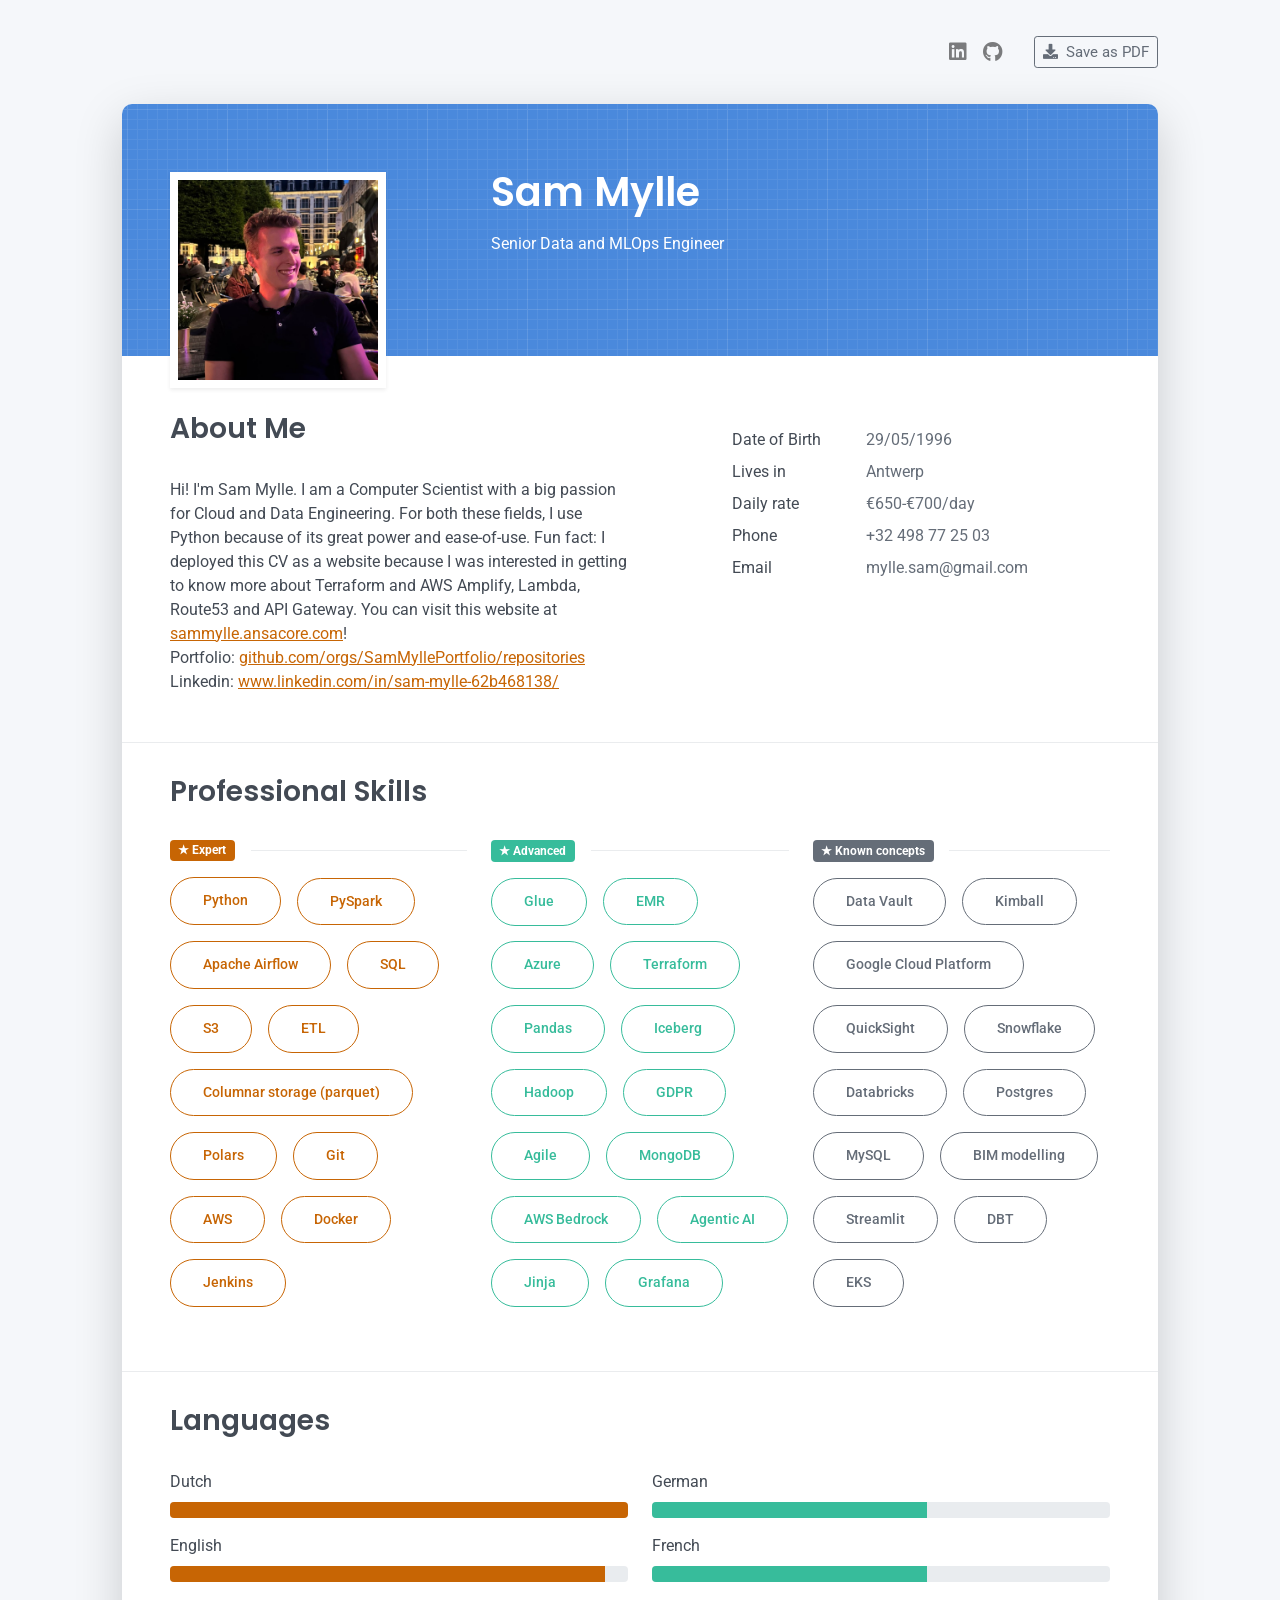
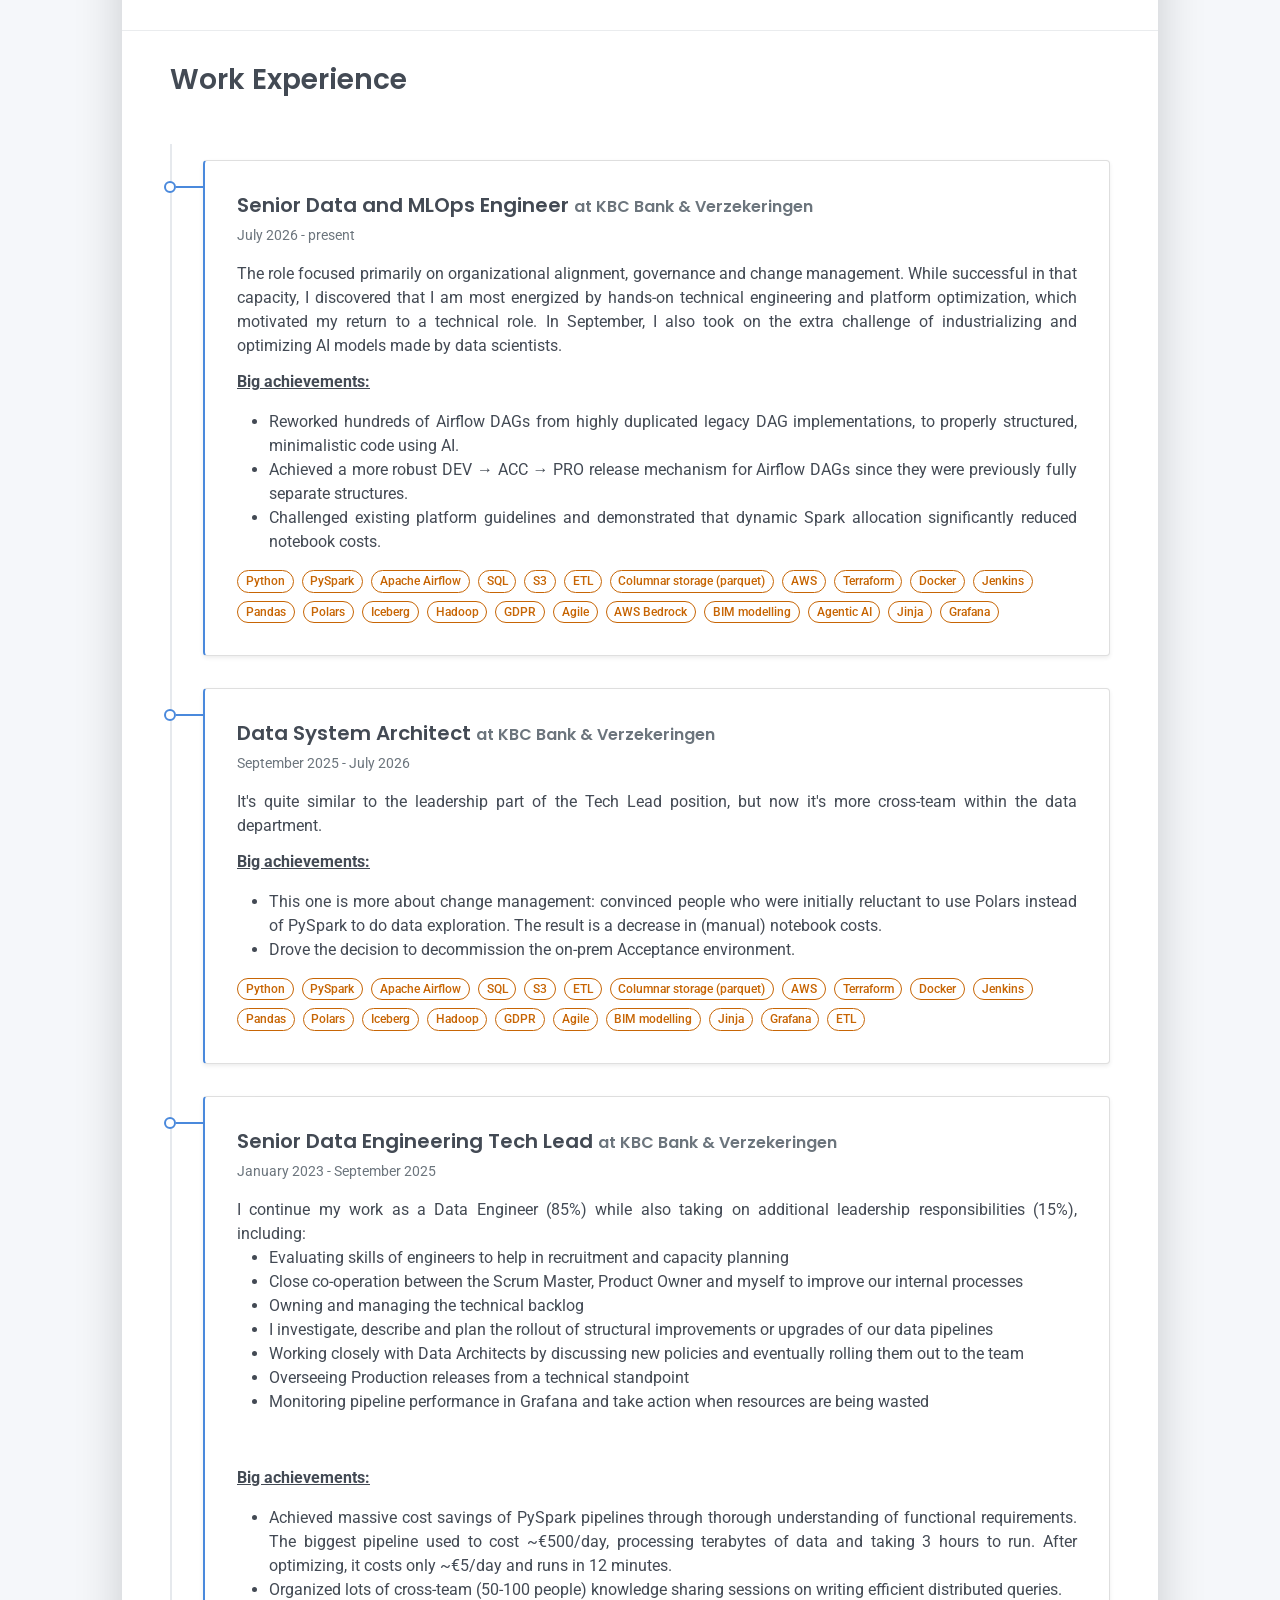
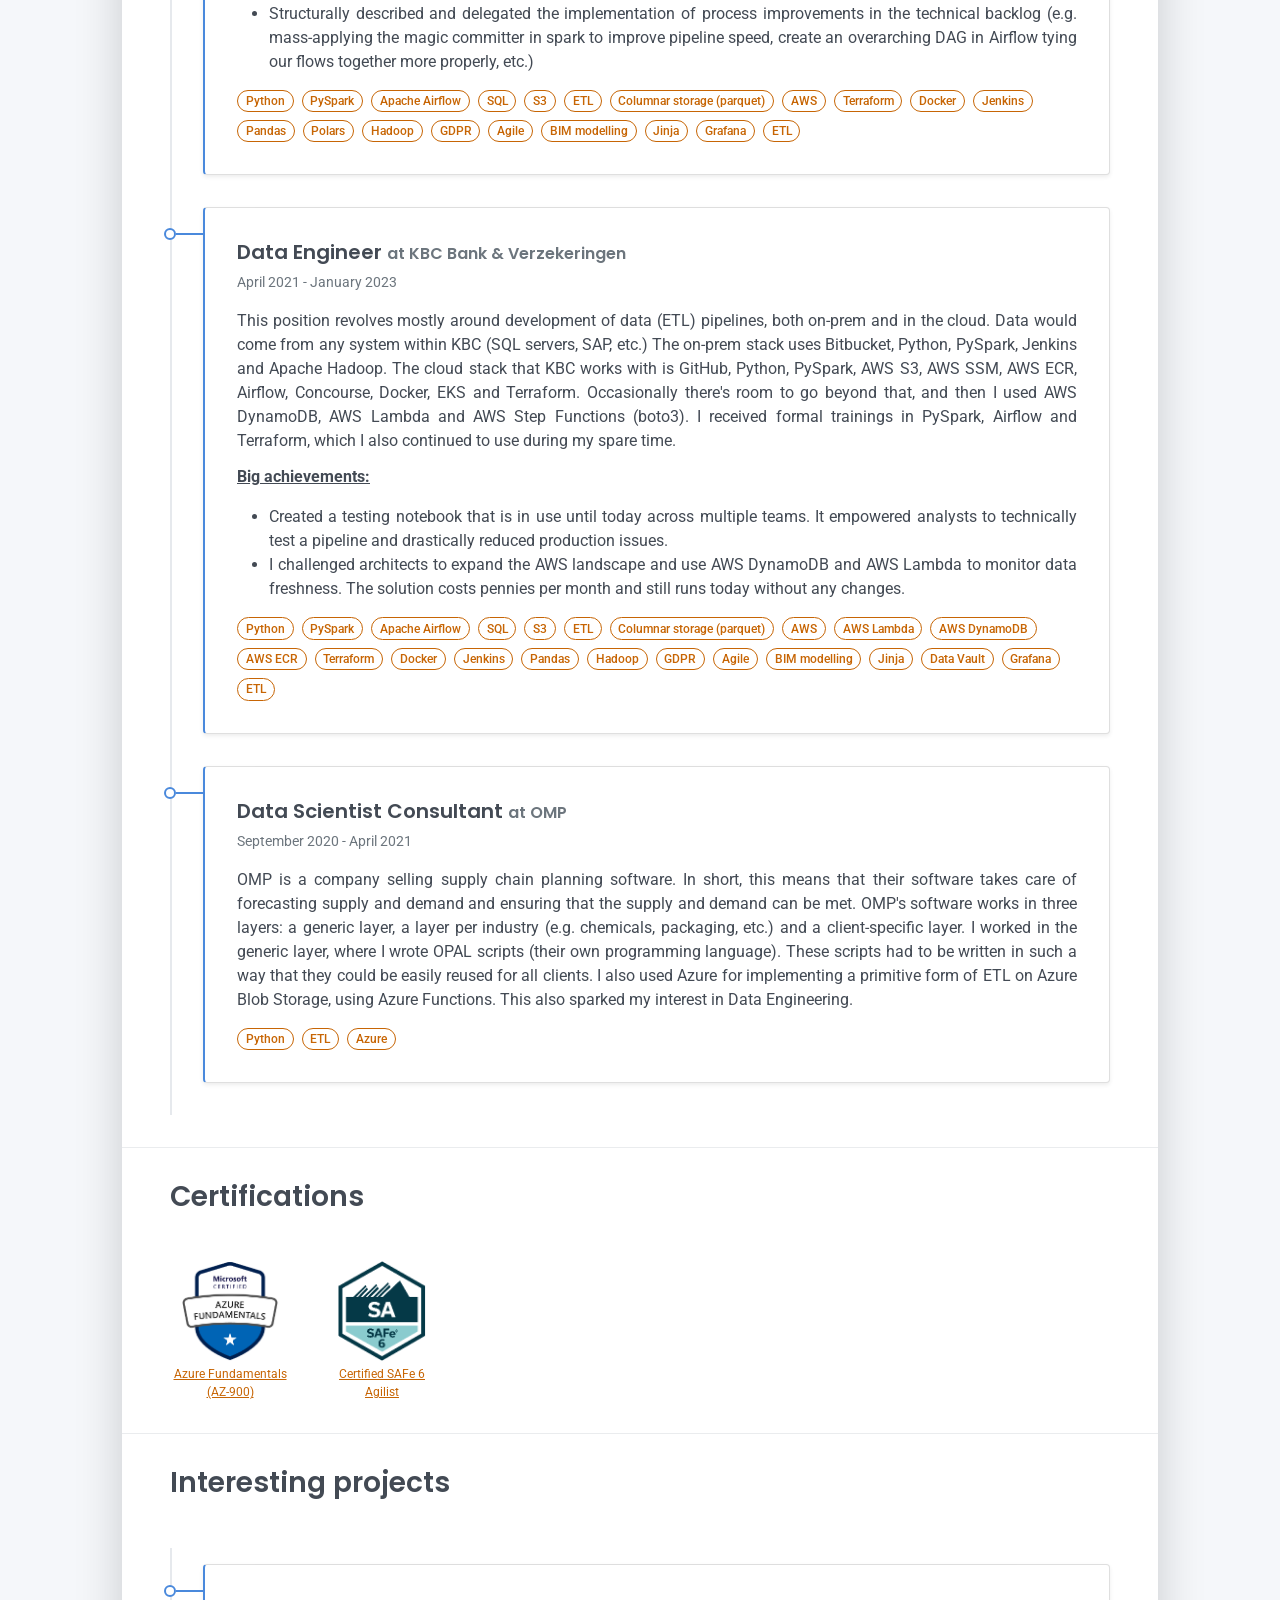
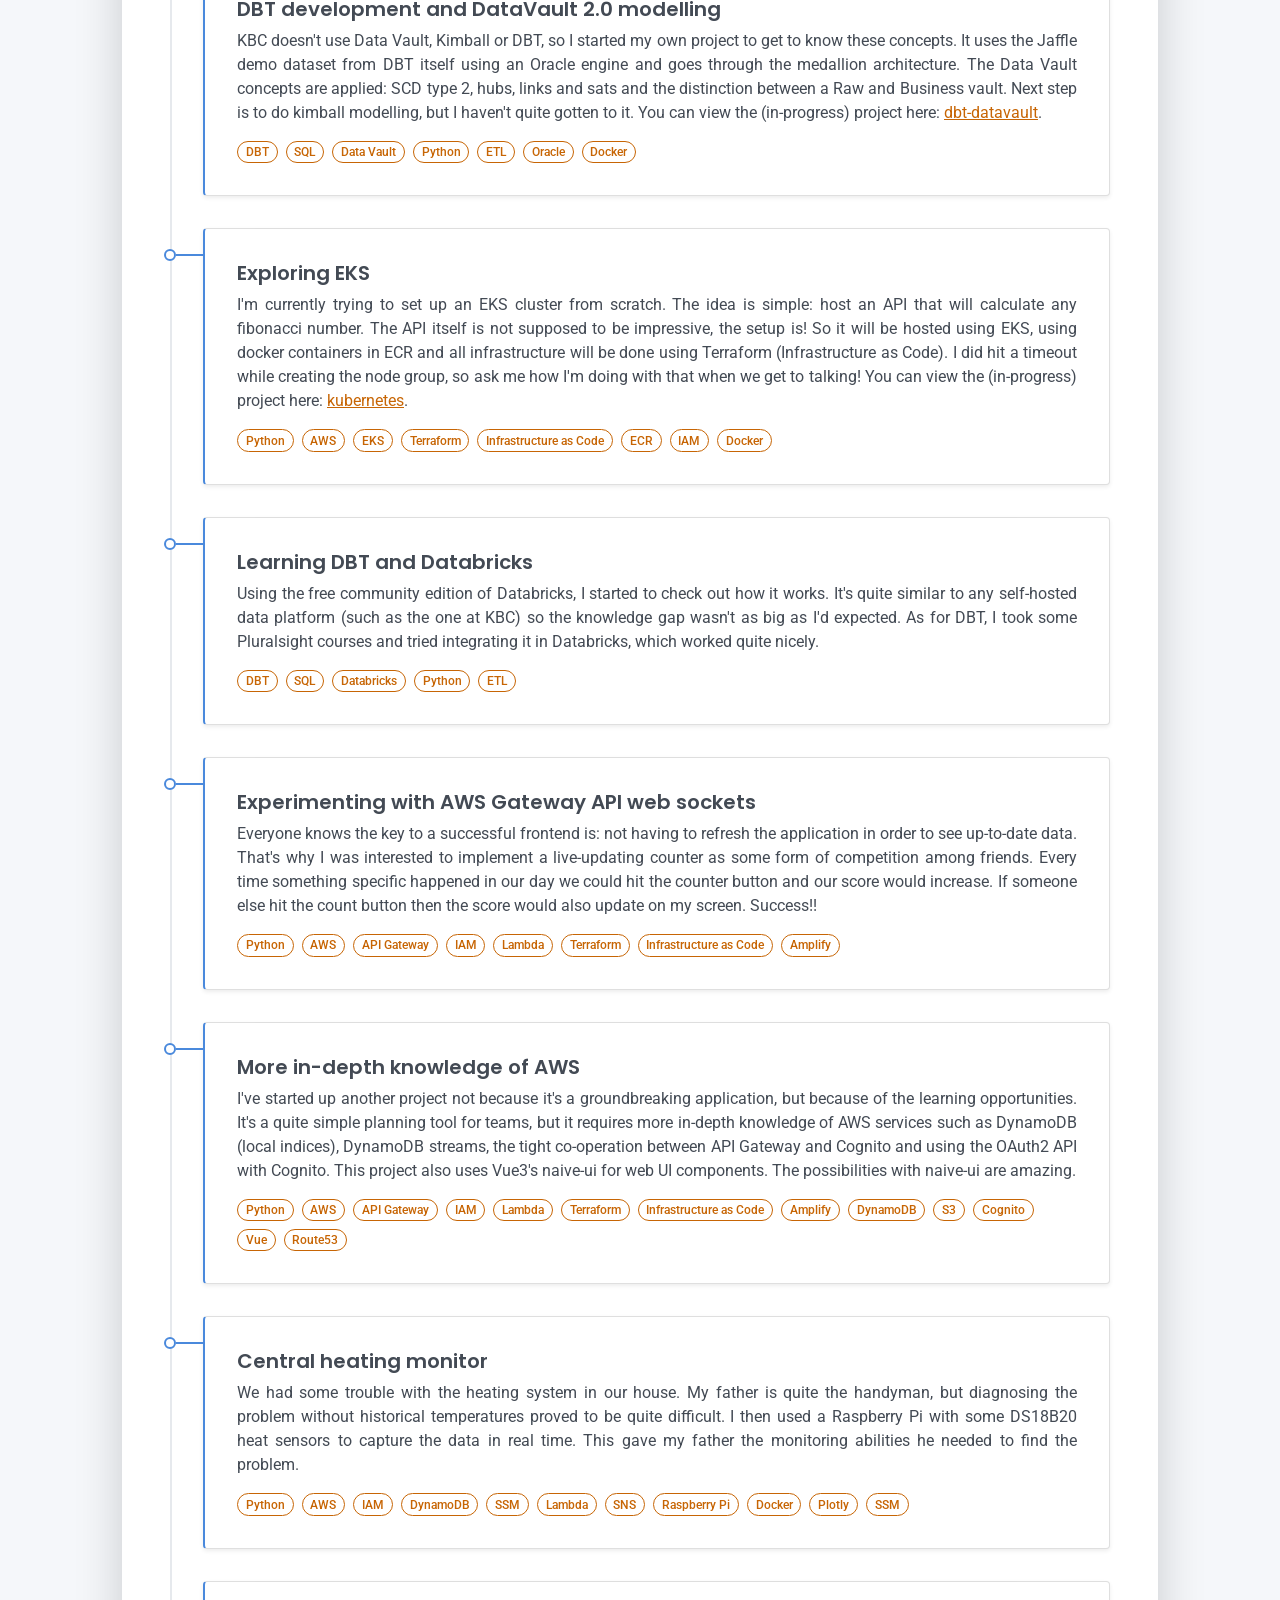
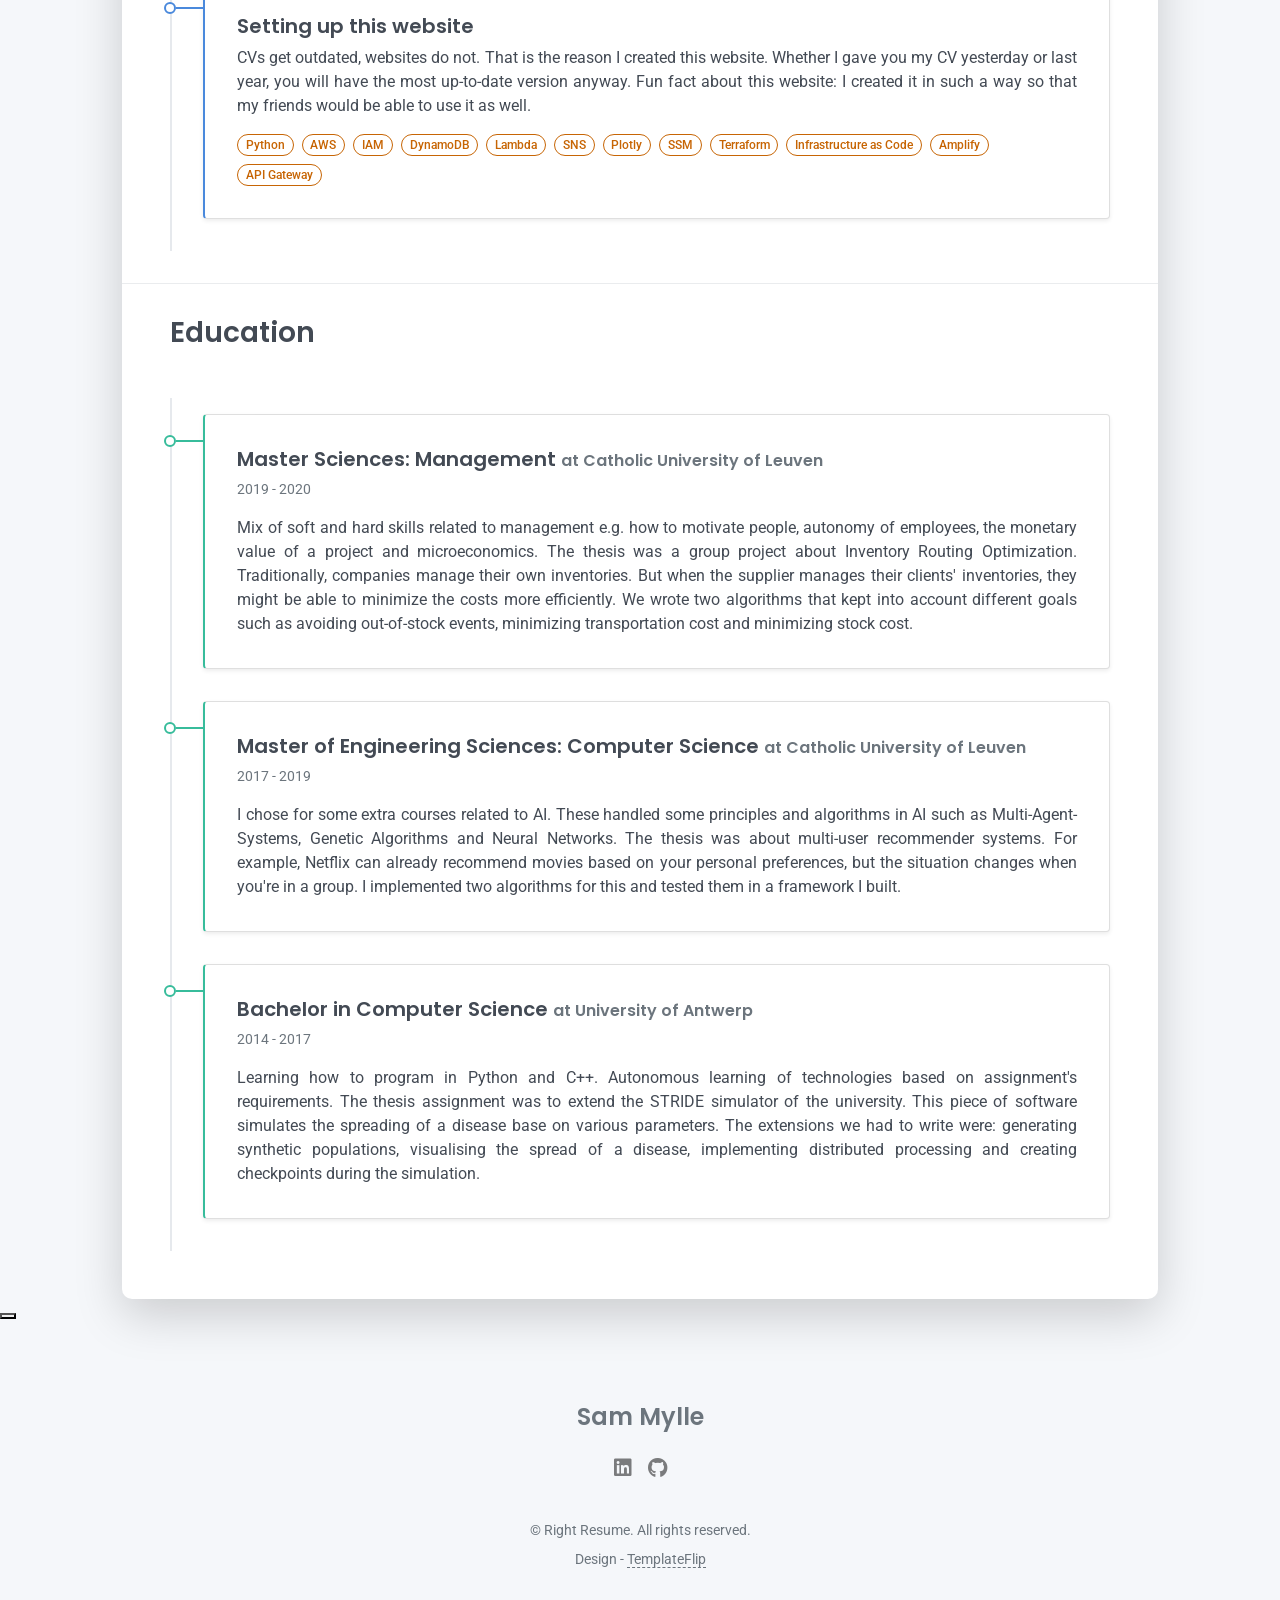
<file: index.html>
<!DOCTYPE html>
<html lang="en-US">
  <head>
    <meta charset="UTF-8">
    <meta http-equiv="X-UA-Compatible" content="IE=edge">
    <meta name="viewport" content="width=device-width, initial-scale=1">

    <meta property="og:site_name" content="Sam Mylle's CV">
    <meta property="og:type" content="website">
    <meta property="og:title" content="Cloud & Data Engineer&nbsp;">
    <meta property="og:description" content="Passionate about data, cloud and cutting-edge technology!">
    <meta property="og:image" content="images/sam_v2.jpg">

    <meta name="twitter:card" content="summary">
    <meta name="twitter:title" content="Cloud & Data Engineer&nbsp;">
    <meta name="twitter:description" content="Passionate about data, cloud and cutting-edge technology!">
    <meta name="twitter:image" content="images/sam_v2.jpg">

    <title>Sam Mylle</title>
    <link rel="preconnect" href="https://fonts.gstatic.com" crossorigin="crossorigin"/>
    <link rel="preload" as="style" href="https://fonts.googleapis.com/css2?family=Poppins:wght@600&amp;family=Roboto:wght@300;400;500;700&amp;display=swap"/>
    <link rel="stylesheet" href="https://fonts.googleapis.com/css2?family=Poppins:wght@600&amp;family=Roboto:wght@300;400;500;700&amp;display=swap" media="print" onload="this.media='all'"/>
    <noscript>
      <link rel="stylesheet" href="https://fonts.googleapis.com/css2?family=Poppins:wght@600&amp;family=Roboto:wght@300;400;500;700&amp;display=swap"/>
    </noscript>
    <link href="css/font-awesome/css/all.min.css?ver=1.2.0" rel="stylesheet">
    <link href="css/bootstrap.min.css?ver=1.2.0" rel="stylesheet">
    <link href="css/aos.css?ver=1.2.0" rel="stylesheet">
    <link href="css/main.css?ver=1.2.0" rel="stylesheet">
    <link href="css/ansacore_custom.css" rel="stylesheet">
    <link rel="stylesheet" href="https://fonts.googleapis.com/icon?family=Material+Icons">
    <link rel="stylesheet" href="https://code.getmdl.io/1.3.0/material.indigo-pink.min.css">
    <script defer src="https://code.getmdl.io/1.3.0/material.min.js"></script>
    <script async src="https://pagead2.googlesyndication.com/pagead/js/adsbygoogle.js?client=ca-pub-7603760750599881"
     crossorigin="anonymous"></script>
    <noscript>
      <style type="text/css">
        [data-aos] {
            opacity: 1 !important;
            transform: translate(0) scale(1) !important;
        }
      </style>
    </noscript>
    <style type="text/css">
      @media print {
        /* ── Reset AOS so nothing is invisible ── */
        [data-aos] {
          opacity: 1 !important;
          transform: none !important;
          transition: none !important;
        }

        /* ── Force colour printing for backgrounds & text ── */
        * {
          -webkit-print-color-adjust: exact !important;
          print-color-adjust: exact !important;
          color-adjust: exact !important;
        }

        /* ── Page setup ── */
        @page {
          size: A4 portrait;
          margin: 10mm 12mm;
        }

        html, body {
          width: 100%;
          font-size: 9pt;
          line-height: 1.3;
        }

        /* ── Remove screen-only chrome ── */
        .page-content, .container {
          max-width: 100% !important;
          padding: 0 !important;
          margin: 0 !important;
          width: 100% !important;
        }

        .cover {
          box-shadow: none !important;
          border: none !important;
        }

        /* ── Suppress decorative shadows ── */
        .shadow-lg, .shadow-sm {
          box-shadow: none !important;
        }

        /* ── Page breaks: disable explicit ones, let content flow naturally ── */
        .page-break {
          display: none !important;
        }

        /* ── Keep individual timeline cards together, but allow sections to flow ── */
        .timeline-card, .card {
          page-break-inside: avoid;
          break-inside: avoid;
        }

        h2, h3 {
          page-break-after: avoid;
          break-after: avoid;
        }

        /* ── Compact section headings ── */
        .h3, h2.h3 {
          font-size: 11pt !important;
          margin-bottom: 4px !important;
          margin-top: 0 !important;
        }

        /* ── Compact section wrappers ── */
        .skills-section,
        .work-experience-section,
        .education-section,
        .contant-section,
        .about-section {
          padding-left: 8px !important;
          padding-right: 8px !important;
          padding-top: 4px !important;
          padding-bottom: 4px !important;
          margin-top: 0 !important;
        }

        /* ── Compact about section ── */
        .about-section {
          padding-top: 4px !important;
          margin-top: 0 !important;
        }
        .about-section p { margin-bottom: 2px !important; }

        /* ── Thin HR dividers ── */
        hr {
          border-top: 1px solid #ccc !important;
          margin: 3px 0 !important;
        }

        /* ── Timeline cards ── */
        .timeline { margin-bottom: 0 !important; }
        .timeline-card {
          margin-bottom: 3px !important;
          margin-top: 0 !important;
        }
        .card-body {
          padding: 4px 8px !important;
        }
        .card-body .h5 {
          font-size: 9.5pt !important;
          margin-bottom: 1px !important;
        }
        .text-small, .text-muted.text-small {
          font-size: 8pt !important;
          margin-bottom: 1px !important;
        }

        /* ── Header badge colours ── */
        .badge.bg-primary   { background-color: #0d6efd !important; color: #fff !important; }
        .badge.bg-success   { background-color: #198754 !important; color: #fff !important; }
        .badge.bg-secondary { background-color: #6c757d !important; color: #fff !important; }

        /* ── Skill pill outlines & text ── */
        .badge.border-primary   { border-color: #0d6efd !important; color: #0d6efd !important; }
        .badge.border-success   { border-color: #198754 !important; color: #198754 !important; }
        .badge.border-secondary { border-color: #6c757d !important; color: #6c757d !important; }

        /* ── Skill pills: smaller and tighter ── */
        .badge.rounded-pill {
          font-size: 7.5pt !important;
          padding: 2px 6px !important;
        }
        .badge.bg-primary, .badge.bg-success, .badge.bg-secondary {
          font-size: 7.5pt !important;
          padding: 2px 5px !important;
        }
        .gap-2 > * { margin: 1px !important; }
        .skills-section .mb-3 { margin-bottom: 4px !important; }
        .skills-section .mb-2 { margin-bottom: 2px !important; }

        /* ── Position skill tags ── */
        .position-skills .badge {
          font-size: 7pt !important;
          padding: 1px 5px !important;
          margin: 1px !important;
        }

        /* ── Language progress bars ── */
        .progress {
          background-color: #e9ecef !important;
          border: 1px solid #ced4da;
          height: 6px !important;
          margin-top: 2px !important;
          margin-bottom: 2px !important;
        }
        .progress-bar.bg-primary { background-color: #0d6efd !important; }
        .progress-bar.bg-success { background-color: #198754 !important; }

        /* ── Cover header background: don't override, let main.css colour through ── */
        .cover-bg {
          padding: 6px 10px !important;
        }
        .cover-bg h2, .cover-bg p { color: #fff !important; }
        .cover-bg .h1 {
          font-size: 13pt !important;
          margin-top: 2px !important;
          margin-bottom: 1px !important;
        }
        .cover-bg p { margin-bottom: 0 !important; }

        /* ── Avatar: strip the white box padding, keep just the image ── */
        .avatar {
          padding: 0 !important;
          background: transparent !important;
          box-shadow: none !important;
          display: flex !important;
          justify-content: center !important;
          align-items: center !important;
          margin-top: 8px !important;
        }
        .avatar img {
          max-width: 80px !important;
          max-height: 80px !important;
          display: block !important;
          border: 3px solid rgba(255,255,255,0.85) !important;
          border-radius: 4px !important;
        }

        /* ── Muted text ── */
        .text-muted   { color: #555 !important; }
        .text-secondary { color: #444 !important; }

        /* ── Timeline card left borders ── */
        .timeline-card-primary     { border-left: 3px solid #0d6efd !important; }
        .timeline-card-success     { border-left: 3px solid #198754 !important; }
        .timeline-card-projects    { border-left: 3px solid #fd7e14 !important; }
        .timeline-card-testimonies { border-left: 3px solid #6f42c1 !important; }

        /* ── Timeline dots (::before / ::after pseudo-elements) ── */
        .timeline-card-primary::before,     .timeline-card-primary::after     { background-color: #0d6efd !important; border-color: #0d6efd !important; color: #0d6efd !important; }
        .timeline-card-success::before,     .timeline-card-success::after     { background-color: #198754 !important; border-color: #198754 !important; color: #198754 !important; }
        .timeline-card-projects::before,    .timeline-card-projects::after    { background-color: #fd7e14 !important; border-color: #fd7e14 !important; color: #fd7e14 !important; }
        .timeline-card-testimonies::before, .timeline-card-testimonies::after { background-color: #6f42c1 !important; border-color: #6f42c1 !important; color: #6f42c1 !important; }

        /* ── Snackbar / MDL components ── */
        #snackbar { display: none !important; }

        /* ── Certification badges: smaller and wrap neatly ── */
        .certifications-grid { display: flex !important; flex-wrap: wrap !important; gap: 8px !important; }
        .certifications-grid > div { width: 80px !important; }
        .certifications-grid img { width: 70px !important; height: 70px !important; }

        /* ── Links: show URL inline for contact section ── */
        .contant-section a[href]::after {
          content: " (" attr(href) ")";
          font-size: 8pt;
          color: #555;
        }

        /* ── Flex gap fallback ── */
        .d-flex.flex-wrap { display: flex !important; flex-wrap: wrap !important; }

        /* ── Force skills & languages grid columns to stay side-by-side ── */
        .skills-section .row {
          display: flex !important;
          flex-direction: row !important;
          flex-wrap: nowrap !important;
        }
        .skills-section .col-md-4 {
          flex: 0 0 33.333% !important;
          max-width: 33.333% !important;
          width: 33.333% !important;
        }
        .skills-section .col-md-6 {
          flex: 0 0 50% !important;
          max-width: 50% !important;
          width: 50% !important;
        }
      }
    </style>
  </head>
  <body id="top">
    <header class="d-print-none">
      <div class="container text-center text-lg-left">
        <div class="py-3 clearfix">
          <div class="site-nav">
            <nav role="navigation">
              <ul class="nav justify-content-center align-items-center">
                <li class="nav-item">
                  <a class="nav-link" href="https://www.linkedin.com/in/sam-mylle-62b468138/" title="LinkedIn">
                    <i class="fab fa-linkedin"></i><span class="menu-title sr-only">LinkedIn</span>
                  </a>
                </li>
                <li class="nav-item">
                  <a class="nav-link" href="https://github.com/orgs/SamMyllePortfolio/repositories" title="GitHub" target="_blank">
                    <i class="fab fa-github"></i><span class="menu-title sr-only">GitHub</span>
                  </a>
                </li>
                <li class="nav-item">
                  <button onclick="window.print()" class="btn btn-outline-secondary btn-sm ms-2" title="Save as PDF">
                    <i class="fas fa-download me-1"></i>Save as PDF
                  </button>
                </li>
              </ul>
            </nav>
          </div>
        </div>
      </div>
    </header>
    <div class="page-content">
      <div class="container">
<div class="cover shadow-lg bg-white">
  <div class="cover-bg p-3 p-lg-4 text-white">
    <div class="row">
      <div class="col-lg-4 col-md-5">
        <div class="avatar hover-effect bg-white shadow-sm p-1"><img src="images/sam_v2.jpg" width="200" height="200"/></div>
      </div>
      <div class="col-lg-8 col-md-7 text-center text-md-start">
        <h2 class="h1 mt-2" data-aos="fade-left" data-aos-delay="0">Sam Mylle</h2>
        <p data-aos="fade-left" data-aos-delay="100">Senior Data and MLOps Engineer</p>
        <div class="d-print-none" data-aos="fade-left" data-aos-delay="200"><!--a class="btn btn-light text-dark shadow-sm mt-1 me-1" href="right-resume.pdf" target="_blank">TODO Download CV</a--></div>
        <div class="d-none d-print-block mt-2" style="font-size:0.9rem;" data-aos="fade-left" data-aos-delay="150">
          <span class="me-3"><i class="fas fa-phone me-1"></i>+32 498 77 25 03</span>
          <span class="me-3"><i class="fas fa-envelope me-1"></i>mylle.sam@gmail.com</span>
          <span class="me-3"><i class="fas fa-calendar me-1"></i>29/05/1996</span>
          <span class="me-3"><i class="fas fa-money-bill-wave me-1"></i>€650-€700/day</span>
          <span class="me-3"><i class="fas fa-map-marker-alt me-1"></i>Antwerp</span>
          <span class="me-3"><a href="https://github.com/orgs/SamMyllePortfolio/repositories"><i style="color: white" class="fab fa-github me-1"></i><span style="color: white">GitHub</span></a></span>
          <span class="me-3" style="white-space: nowrap;"><a href="https://www.linkedin.com/in/sam-mylle-62b468138/"><i style="color: white" class="fab fa-linkedin me-1"></i><span style="color: white">LinkedIn</span></a></span>
        </div>
      </div>
    </div>
  </div>
  <div class="about-section pt-4 px-3 px-lg-4 mt-1">
    <div class="row">
      <div class="col-md-6">
        <h2 class="h3 mb-3">About Me</h2>
        <p>Hi! I'm Sam Mylle. I am a Computer Scientist with a big passion for Cloud and Data Engineering. For both these fields, I use Python because of its great power and ease-of-use. Fun fact: I deployed this CV as a website because I was interested in getting to know more about Terraform and AWS Amplify, Lambda, Route53 and API Gateway. You can visit this website at <a href="https://sammylle.ansacore.com">sammylle.ansacore.com</a>! <br/> Portfolio: <a href="https://github.com/orgs/SamMyllePortfolio/repositories">github.com/orgs/SamMyllePortfolio/repositories</a> <br/> Linkedin: <a href="https://www.linkedin.com/in/sam-mylle-62b468138/">www.linkedin.com/in/sam-mylle-62b468138/</a></p>
      </div>
      <div class="col-md-5 offset-md-1 d-print-none">
        <div class="row mt-2">
          <div class="col-sm-4">
            <div class="pb-1">Date of Birth</div>
          </div>
          <div class="col-sm-8">
            <div class="pb-1 text-secondary">29/05/1996</div>
          </div>
          <div class="col-sm-4">
            <div class="pb-1">Lives in</div>
          </div>
          <div class="col-sm-8">
            <div class="pb-1 text-secondary">Antwerp</div>
          </div>
          <div class="col-sm-4">
            <div class="pb-1">Daily rate</div>
          </div>
          <div class="col-sm-8">
            <div class="pb-1 text-secondary">€650-€700/day</div>
          </div>
          <div class="col-sm-4">
            <div class="pb-1">Phone</div>
          </div>
          <div class="col-sm-8">
            <div class="pb-1 text-secondary">+32 498 77 25 03</div>
          </div>
          <div class="col-sm-4">
            <div class="pb-1">Email</div>
          </div>
          <div class="col-sm-8">
            <div class="pb-1 text-secondary">mylle.sam@gmail.com</div>
          </div>
        </div>
      </div>
    </div>
  </div>
  <hr class="d-print-none"/>
  <div class="skills-section px-3 px-lg-4">
    <h2 class="h3 mb-3">Professional Skills</h2>
    <div class="row">
      <div class="col-md-4 mb-3" data-aos="fade-up" data-aos-delay="0" data-aos-anchor=".skills-section">
        <div class="d-flex align-items-center mb-2">
          <span class="badge bg-primary me-2" style="font-size:0.75rem; padding: 0.4em 0.7em;">&#9733; Expert</span>
          <hr class="flex-grow-1 m-0"/>
        </div>
        <div class="d-flex flex-wrap gap-2">
          
            <span class="badge rounded-pill border border-primary text-primary px-3 py-2" style="font-size:0.85rem; font-weight:500;">Python</span>
          
            <span class="badge rounded-pill border border-primary text-primary px-3 py-2" style="font-size:0.85rem; font-weight:500;">PySpark</span>
          
            <span class="badge rounded-pill border border-primary text-primary px-3 py-2" style="font-size:0.85rem; font-weight:500;">Apache Airflow</span>
          
            <span class="badge rounded-pill border border-primary text-primary px-3 py-2" style="font-size:0.85rem; font-weight:500;">SQL</span>
          
            <span class="badge rounded-pill border border-primary text-primary px-3 py-2" style="font-size:0.85rem; font-weight:500;">S3</span>
          
            <span class="badge rounded-pill border border-primary text-primary px-3 py-2" style="font-size:0.85rem; font-weight:500;">ETL</span>
          
            <span class="badge rounded-pill border border-primary text-primary px-3 py-2" style="font-size:0.85rem; font-weight:500;">Columnar storage (parquet)</span>
          
            <span class="badge rounded-pill border border-primary text-primary px-3 py-2" style="font-size:0.85rem; font-weight:500;">Polars</span>
          
            <span class="badge rounded-pill border border-primary text-primary px-3 py-2" style="font-size:0.85rem; font-weight:500;">Git</span>
          
            <span class="badge rounded-pill border border-primary text-primary px-3 py-2" style="font-size:0.85rem; font-weight:500;">AWS</span>
          
            <span class="badge rounded-pill border border-primary text-primary px-3 py-2" style="font-size:0.85rem; font-weight:500;">Docker</span>
          
            <span class="badge rounded-pill border border-primary text-primary px-3 py-2" style="font-size:0.85rem; font-weight:500;">Jenkins</span>
          
        </div>
      </div>
      <div class="col-md-4 mb-3" data-aos="fade-up" data-aos-delay="150" data-aos-anchor=".skills-section">
        <div class="d-flex align-items-center mb-2">
          <span class="badge bg-success me-2" style="font-size:0.75rem; padding: 0.4em 0.7em;">&#9733; Advanced</span>
          <hr class="flex-grow-1 m-0"/>
        </div>
        <div class="d-flex flex-wrap gap-2">
          
            <span class="badge rounded-pill border border-success text-success px-3 py-2" style="font-size:0.85rem; font-weight:500;">Glue</span>
          
            <span class="badge rounded-pill border border-success text-success px-3 py-2" style="font-size:0.85rem; font-weight:500;">EMR</span>
          
            <span class="badge rounded-pill border border-success text-success px-3 py-2" style="font-size:0.85rem; font-weight:500;">Azure</span>
          
            <span class="badge rounded-pill border border-success text-success px-3 py-2" style="font-size:0.85rem; font-weight:500;">Terraform</span>
          
            <span class="badge rounded-pill border border-success text-success px-3 py-2" style="font-size:0.85rem; font-weight:500;">Pandas</span>
          
            <span class="badge rounded-pill border border-success text-success px-3 py-2" style="font-size:0.85rem; font-weight:500;">Iceberg</span>
          
            <span class="badge rounded-pill border border-success text-success px-3 py-2" style="font-size:0.85rem; font-weight:500;">Hadoop</span>
          
            <span class="badge rounded-pill border border-success text-success px-3 py-2" style="font-size:0.85rem; font-weight:500;">GDPR</span>
          
            <span class="badge rounded-pill border border-success text-success px-3 py-2" style="font-size:0.85rem; font-weight:500;">Agile</span>
          
            <span class="badge rounded-pill border border-success text-success px-3 py-2" style="font-size:0.85rem; font-weight:500;">MongoDB</span>
          
            <span class="badge rounded-pill border border-success text-success px-3 py-2" style="font-size:0.85rem; font-weight:500;">AWS Bedrock</span>
          
            <span class="badge rounded-pill border border-success text-success px-3 py-2" style="font-size:0.85rem; font-weight:500;">Agentic AI</span>
          
            <span class="badge rounded-pill border border-success text-success px-3 py-2" style="font-size:0.85rem; font-weight:500;">Jinja</span>
          
            <span class="badge rounded-pill border border-success text-success px-3 py-2" style="font-size:0.85rem; font-weight:500;">Grafana</span>
          
        </div>
      </div>
      <div class="col-md-4 mb-3" data-aos="fade-up" data-aos-delay="300" data-aos-anchor=".skills-section">
        <div class="d-flex align-items-center mb-2">
          <span class="badge bg-secondary me-2" style="font-size:0.75rem; padding: 0.4em 0.7em;">&#9733; Known concepts</span>
          <hr class="flex-grow-1 m-0"/>
        </div>
        <div class="d-flex flex-wrap gap-2">
          
            <span class="badge rounded-pill border border-secondary text-secondary px-3 py-2" style="font-size:0.85rem; font-weight:500;">Data Vault</span>
          
            <span class="badge rounded-pill border border-secondary text-secondary px-3 py-2" style="font-size:0.85rem; font-weight:500;">Kimball</span>
          
            <span class="badge rounded-pill border border-secondary text-secondary px-3 py-2" style="font-size:0.85rem; font-weight:500;">Google Cloud Platform</span>
          
            <span class="badge rounded-pill border border-secondary text-secondary px-3 py-2" style="font-size:0.85rem; font-weight:500;">QuickSight</span>
          
            <span class="badge rounded-pill border border-secondary text-secondary px-3 py-2" style="font-size:0.85rem; font-weight:500;">Snowflake</span>
          
            <span class="badge rounded-pill border border-secondary text-secondary px-3 py-2" style="font-size:0.85rem; font-weight:500;">Databricks</span>
          
            <span class="badge rounded-pill border border-secondary text-secondary px-3 py-2" style="font-size:0.85rem; font-weight:500;">Postgres</span>
          
            <span class="badge rounded-pill border border-secondary text-secondary px-3 py-2" style="font-size:0.85rem; font-weight:500;">MySQL</span>
          
            <span class="badge rounded-pill border border-secondary text-secondary px-3 py-2" style="font-size:0.85rem; font-weight:500;">BIM modelling</span>
          
            <span class="badge rounded-pill border border-secondary text-secondary px-3 py-2" style="font-size:0.85rem; font-weight:500;">Streamlit</span>
          
            <span class="badge rounded-pill border border-secondary text-secondary px-3 py-2" style="font-size:0.85rem; font-weight:500;">DBT</span>
          
            <span class="badge rounded-pill border border-secondary text-secondary px-3 py-2" style="font-size:0.85rem; font-weight:500;">EKS</span>
          
        </div>
      </div>
    </div>
  </div>
  <hr class="d-print-none"/>
  <div class="skills-section px-3 px-lg-4">
    <h2 class="h3 mb-3">Languages</h2>
    <div class="row">
      <div class="col-md-6">
        
          <div class="mb-2"><span>Dutch</span>
            <div class="progress my-1">
              <div class="progress-bar bg-primary" role="progressbar" data-aos="zoom-in-right" data-aos-delay="100" data-aos-anchor=".skills-section" style="width: 100%" aria-valuenow="100" aria-valuemin="0" aria-valuemax="100"></div>
            </div>
          </div>
        
          <div class="mb-2"><span>English</span>
            <div class="progress my-1">
              <div class="progress-bar bg-primary" role="progressbar" data-aos="zoom-in-right" data-aos-delay="100" data-aos-anchor=".skills-section" style="width: 95%" aria-valuenow="95" aria-valuemin="0" aria-valuemax="100"></div>
            </div>
          </div>
        
      </div>
      <div class="col-md-6">
        
          <div class="mb-2"><span>German</span>
            <div class="progress my-1">
              <div class="progress-bar bg-success" role="progressbar" data-aos="zoom-in-right" data-aos-delay="400" data-aos-anchor=".skills-section" style="width: 60%" aria-valuenow="60" aria-valuemin="0" aria-valuemax="100"></div>
            </div>
          </div>
        
          <div class="mb-2"><span>French</span>
            <div class="progress my-1">
              <div class="progress-bar bg-success" role="progressbar" data-aos="zoom-in-right" data-aos-delay="400" data-aos-anchor=".skills-section" style="width: 60%" aria-valuenow="60" aria-valuemin="0" aria-valuemax="100"></div>
            </div>
          </div>
        
      </div>
    </div>
  </div>
  <hr class="d-print-none"/>
  <div class="work-experience-section px-3 px-lg-4">
    <h2 class="h3 mb-4">Work Experience</h2>
    <div class="timeline">
      
        <div class="timeline-card timeline-card-primary card shadow-sm">
          <div class="card-body">
            <div class="h5 mb-1">Senior Data and MLOps Engineer <span class="text-muted h6">at KBC Bank & Verzekeringen</span></div>
            <div class="text-muted text-small mb-2">July 2026 - present</div>
            <div style="text-align: justify; text-justify: inter-word;">The role focused primarily on organizational alignment, governance and change management. While successful in that capacity, I discovered that I am most energized by hands-on technical engineering and platform optimization, which motivated my return to a technical role. In September, I also took on the extra challenge of industrializing and optimizing AI models made by data scientists. <br/> <p style="font-weight: bold; text-decoration: underline; display: block; margin-top: 12px;">Big achievements:</p> <ul>
    <li>Reworked hundreds of Airflow DAGs from highly duplicated legacy DAG implementations, to properly structured, minimalistic code using AI.</li>
    <li>Achieved a more robust DEV &rarr; ACC &rarr; PRO release mechanism for Airflow DAGs since they were previously fully separate structures.</li>
    <li>Challenged existing platform guidelines and demonstrated that dynamic Spark allocation significantly reduced notebook costs.</li>
</ul></div>
            
              <div class="position-skills d-flex flex-wrap gap-1 mt-2">
                
                  <span class="badge rounded-pill border border-primary text-primary" style="font-size:0.75rem; font-weight:500;">Python</span>
                
                  <span class="badge rounded-pill border border-primary text-primary" style="font-size:0.75rem; font-weight:500;">PySpark</span>
                
                  <span class="badge rounded-pill border border-primary text-primary" style="font-size:0.75rem; font-weight:500;">Apache Airflow</span>
                
                  <span class="badge rounded-pill border border-primary text-primary" style="font-size:0.75rem; font-weight:500;">SQL</span>
                
                  <span class="badge rounded-pill border border-primary text-primary" style="font-size:0.75rem; font-weight:500;">S3</span>
                
                  <span class="badge rounded-pill border border-primary text-primary" style="font-size:0.75rem; font-weight:500;">ETL</span>
                
                  <span class="badge rounded-pill border border-primary text-primary" style="font-size:0.75rem; font-weight:500;">Columnar storage (parquet)</span>
                
                  <span class="badge rounded-pill border border-primary text-primary" style="font-size:0.75rem; font-weight:500;">AWS</span>
                
                  <span class="badge rounded-pill border border-primary text-primary" style="font-size:0.75rem; font-weight:500;">Terraform</span>
                
                  <span class="badge rounded-pill border border-primary text-primary" style="font-size:0.75rem; font-weight:500;">Docker</span>
                
                  <span class="badge rounded-pill border border-primary text-primary" style="font-size:0.75rem; font-weight:500;">Jenkins</span>
                
                  <span class="badge rounded-pill border border-primary text-primary" style="font-size:0.75rem; font-weight:500;">Pandas</span>
                
                  <span class="badge rounded-pill border border-primary text-primary" style="font-size:0.75rem; font-weight:500;">Polars</span>
                
                  <span class="badge rounded-pill border border-primary text-primary" style="font-size:0.75rem; font-weight:500;">Iceberg</span>
                
                  <span class="badge rounded-pill border border-primary text-primary" style="font-size:0.75rem; font-weight:500;">Hadoop</span>
                
                  <span class="badge rounded-pill border border-primary text-primary" style="font-size:0.75rem; font-weight:500;">GDPR</span>
                
                  <span class="badge rounded-pill border border-primary text-primary" style="font-size:0.75rem; font-weight:500;">Agile</span>
                
                  <span class="badge rounded-pill border border-primary text-primary" style="font-size:0.75rem; font-weight:500;">AWS Bedrock</span>
                
                  <span class="badge rounded-pill border border-primary text-primary" style="font-size:0.75rem; font-weight:500;">BIM modelling</span>
                
                  <span class="badge rounded-pill border border-primary text-primary" style="font-size:0.75rem; font-weight:500;">Agentic AI</span>
                
                  <span class="badge rounded-pill border border-primary text-primary" style="font-size:0.75rem; font-weight:500;">Jinja</span>
                
                  <span class="badge rounded-pill border border-primary text-primary" style="font-size:0.75rem; font-weight:500;">Grafana</span>
                
              </div>
            
          </div>
        </div>
      
        <div class="timeline-card timeline-card-primary card shadow-sm">
          <div class="card-body">
            <div class="h5 mb-1">Data System Architect <span class="text-muted h6">at KBC Bank & Verzekeringen</span></div>
            <div class="text-muted text-small mb-2">September 2025 - July 2026</div>
            <div style="text-align: justify; text-justify: inter-word;">It's quite similar to the leadership part of the Tech Lead position, but now it's more cross-team within the data department. <br/> <p style="font-weight: bold; text-decoration: underline; display: block; margin-top: 12px;">Big achievements:</p> <ul>
    <li>This one is more about change management: convinced people who were initially reluctant to use Polars instead of PySpark to do data exploration. The result is a decrease in (manual) notebook costs.</li>
    <li>Drove the decision to decommission the on-prem Acceptance environment.</li>
</ul></div>
            
              <div class="position-skills d-flex flex-wrap gap-1 mt-2">
                
                  <span class="badge rounded-pill border border-primary text-primary" style="font-size:0.75rem; font-weight:500;">Python</span>
                
                  <span class="badge rounded-pill border border-primary text-primary" style="font-size:0.75rem; font-weight:500;">PySpark</span>
                
                  <span class="badge rounded-pill border border-primary text-primary" style="font-size:0.75rem; font-weight:500;">Apache Airflow</span>
                
                  <span class="badge rounded-pill border border-primary text-primary" style="font-size:0.75rem; font-weight:500;">SQL</span>
                
                  <span class="badge rounded-pill border border-primary text-primary" style="font-size:0.75rem; font-weight:500;">S3</span>
                
                  <span class="badge rounded-pill border border-primary text-primary" style="font-size:0.75rem; font-weight:500;">ETL</span>
                
                  <span class="badge rounded-pill border border-primary text-primary" style="font-size:0.75rem; font-weight:500;">Columnar storage (parquet)</span>
                
                  <span class="badge rounded-pill border border-primary text-primary" style="font-size:0.75rem; font-weight:500;">AWS</span>
                
                  <span class="badge rounded-pill border border-primary text-primary" style="font-size:0.75rem; font-weight:500;">Terraform</span>
                
                  <span class="badge rounded-pill border border-primary text-primary" style="font-size:0.75rem; font-weight:500;">Docker</span>
                
                  <span class="badge rounded-pill border border-primary text-primary" style="font-size:0.75rem; font-weight:500;">Jenkins</span>
                
                  <span class="badge rounded-pill border border-primary text-primary" style="font-size:0.75rem; font-weight:500;">Pandas</span>
                
                  <span class="badge rounded-pill border border-primary text-primary" style="font-size:0.75rem; font-weight:500;">Polars</span>
                
                  <span class="badge rounded-pill border border-primary text-primary" style="font-size:0.75rem; font-weight:500;">Iceberg</span>
                
                  <span class="badge rounded-pill border border-primary text-primary" style="font-size:0.75rem; font-weight:500;">Hadoop</span>
                
                  <span class="badge rounded-pill border border-primary text-primary" style="font-size:0.75rem; font-weight:500;">GDPR</span>
                
                  <span class="badge rounded-pill border border-primary text-primary" style="font-size:0.75rem; font-weight:500;">Agile</span>
                
                  <span class="badge rounded-pill border border-primary text-primary" style="font-size:0.75rem; font-weight:500;">BIM modelling</span>
                
                  <span class="badge rounded-pill border border-primary text-primary" style="font-size:0.75rem; font-weight:500;">Jinja</span>
                
                  <span class="badge rounded-pill border border-primary text-primary" style="font-size:0.75rem; font-weight:500;">Grafana</span>
                
                  <span class="badge rounded-pill border border-primary text-primary" style="font-size:0.75rem; font-weight:500;">ETL</span>
                
              </div>
            
          </div>
        </div>
      
        <div class="timeline-card timeline-card-primary card shadow-sm">
          <div class="card-body">
            <div class="h5 mb-1">Senior Data Engineering Tech Lead <span class="text-muted h6">at KBC Bank & Verzekeringen</span></div>
            <div class="text-muted text-small mb-2">January 2023 - September 2025</div>
            <div style="text-align: justify; text-justify: inter-word;">I continue my work as a Data Engineer (85%) while also taking on additional leadership responsibilities (15%), including: <ul>
  <li>Evaluating skills of engineers to help in recruitment and capacity planning</li>
  <li>Close co-operation between the Scrum Master, Product Owner and myself to improve our internal processes</li>
  <li>Owning and managing the technical backlog</li>
  <li>I investigate, describe and plan the rollout of structural improvements or upgrades of our data pipelines</li>
  <li>Working closely with Data Architects by discussing new policies and eventually rolling them out to the team</li>
  <li>Overseeing Production releases from a technical standpoint</li>
  <li>Monitoring pipeline performance in Grafana and take action when resources are being wasted</li>
</ul> <br/> <p style="font-weight: bold; text-decoration: underline; display: block; margin-top: 12px;">Big achievements:</p> <ul>
    <li>Achieved massive cost savings of PySpark pipelines through thorough understanding of functional requirements. The biggest pipeline used to cost ~€500/day, processing terabytes of data and taking 3 hours to run. After optimizing, it costs only ~€5/day and runs in 12 minutes.</li>
    <li>Organized lots of cross-team (50-100 people) knowledge sharing sessions on writing efficient distributed queries.</li>
    <li>Structurally described and delegated the implementation of process improvements in the technical backlog (e.g. mass-applying the magic committer in spark to improve pipeline speed, create an overarching DAG in Airflow tying our flows together more properly, etc.)</li>
</ul></div>
            
              <div class="position-skills d-flex flex-wrap gap-1 mt-2">
                
                  <span class="badge rounded-pill border border-primary text-primary" style="font-size:0.75rem; font-weight:500;">Python</span>
                
                  <span class="badge rounded-pill border border-primary text-primary" style="font-size:0.75rem; font-weight:500;">PySpark</span>
                
                  <span class="badge rounded-pill border border-primary text-primary" style="font-size:0.75rem; font-weight:500;">Apache Airflow</span>
                
                  <span class="badge rounded-pill border border-primary text-primary" style="font-size:0.75rem; font-weight:500;">SQL</span>
                
                  <span class="badge rounded-pill border border-primary text-primary" style="font-size:0.75rem; font-weight:500;">S3</span>
                
                  <span class="badge rounded-pill border border-primary text-primary" style="font-size:0.75rem; font-weight:500;">ETL</span>
                
                  <span class="badge rounded-pill border border-primary text-primary" style="font-size:0.75rem; font-weight:500;">Columnar storage (parquet)</span>
                
                  <span class="badge rounded-pill border border-primary text-primary" style="font-size:0.75rem; font-weight:500;">AWS</span>
                
                  <span class="badge rounded-pill border border-primary text-primary" style="font-size:0.75rem; font-weight:500;">Terraform</span>
                
                  <span class="badge rounded-pill border border-primary text-primary" style="font-size:0.75rem; font-weight:500;">Docker</span>
                
                  <span class="badge rounded-pill border border-primary text-primary" style="font-size:0.75rem; font-weight:500;">Jenkins</span>
                
                  <span class="badge rounded-pill border border-primary text-primary" style="font-size:0.75rem; font-weight:500;">Pandas</span>
                
                  <span class="badge rounded-pill border border-primary text-primary" style="font-size:0.75rem; font-weight:500;">Polars</span>
                
                  <span class="badge rounded-pill border border-primary text-primary" style="font-size:0.75rem; font-weight:500;">Hadoop</span>
                
                  <span class="badge rounded-pill border border-primary text-primary" style="font-size:0.75rem; font-weight:500;">GDPR</span>
                
                  <span class="badge rounded-pill border border-primary text-primary" style="font-size:0.75rem; font-weight:500;">Agile</span>
                
                  <span class="badge rounded-pill border border-primary text-primary" style="font-size:0.75rem; font-weight:500;">BIM modelling</span>
                
                  <span class="badge rounded-pill border border-primary text-primary" style="font-size:0.75rem; font-weight:500;">Jinja</span>
                
                  <span class="badge rounded-pill border border-primary text-primary" style="font-size:0.75rem; font-weight:500;">Grafana</span>
                
                  <span class="badge rounded-pill border border-primary text-primary" style="font-size:0.75rem; font-weight:500;">ETL</span>
                
              </div>
            
          </div>
        </div>
      
        <div class="timeline-card timeline-card-primary card shadow-sm">
          <div class="card-body">
            <div class="h5 mb-1">Data Engineer <span class="text-muted h6">at KBC Bank & Verzekeringen</span></div>
            <div class="text-muted text-small mb-2">April 2021 - January 2023</div>
            <div style="text-align: justify; text-justify: inter-word;">This position revolves mostly around development of data (ETL) pipelines, both on-prem and in the cloud.  Data would come from any system within KBC (SQL servers, SAP, etc.) The on-prem stack uses Bitbucket, Python, PySpark, Jenkins and Apache Hadoop. The cloud stack that KBC works with is GitHub, Python, PySpark, AWS S3, AWS SSM, AWS ECR, Airflow, Concourse, Docker, EKS and Terraform. Occasionally there's room to go beyond that, and then I used AWS DynamoDB, AWS Lambda and AWS Step Functions (boto3). I received formal trainings in PySpark, Airflow and Terraform, which I also continued to use during my spare time. <br/> <p style="font-weight: bold; text-decoration: underline; display: block; margin-top: 12px;">Big achievements:</p> <ul>
    <li>Created a testing notebook that is in use until today across multiple teams. It empowered analysts to technically test a pipeline and drastically reduced production issues.</li>
    <li>I challenged architects to expand the AWS landscape and use AWS DynamoDB and AWS Lambda to monitor data freshness. The solution costs pennies per month and still runs today without any changes.</li>
</ul></div>
            
              <div class="position-skills d-flex flex-wrap gap-1 mt-2">
                
                  <span class="badge rounded-pill border border-primary text-primary" style="font-size:0.75rem; font-weight:500;">Python</span>
                
                  <span class="badge rounded-pill border border-primary text-primary" style="font-size:0.75rem; font-weight:500;">PySpark</span>
                
                  <span class="badge rounded-pill border border-primary text-primary" style="font-size:0.75rem; font-weight:500;">Apache Airflow</span>
                
                  <span class="badge rounded-pill border border-primary text-primary" style="font-size:0.75rem; font-weight:500;">SQL</span>
                
                  <span class="badge rounded-pill border border-primary text-primary" style="font-size:0.75rem; font-weight:500;">S3</span>
                
                  <span class="badge rounded-pill border border-primary text-primary" style="font-size:0.75rem; font-weight:500;">ETL</span>
                
                  <span class="badge rounded-pill border border-primary text-primary" style="font-size:0.75rem; font-weight:500;">Columnar storage (parquet)</span>
                
                  <span class="badge rounded-pill border border-primary text-primary" style="font-size:0.75rem; font-weight:500;">AWS</span>
                
                  <span class="badge rounded-pill border border-primary text-primary" style="font-size:0.75rem; font-weight:500;">AWS Lambda</span>
                
                  <span class="badge rounded-pill border border-primary text-primary" style="font-size:0.75rem; font-weight:500;">AWS DynamoDB</span>
                
                  <span class="badge rounded-pill border border-primary text-primary" style="font-size:0.75rem; font-weight:500;">AWS ECR</span>
                
                  <span class="badge rounded-pill border border-primary text-primary" style="font-size:0.75rem; font-weight:500;">Terraform</span>
                
                  <span class="badge rounded-pill border border-primary text-primary" style="font-size:0.75rem; font-weight:500;">Docker</span>
                
                  <span class="badge rounded-pill border border-primary text-primary" style="font-size:0.75rem; font-weight:500;">Jenkins</span>
                
                  <span class="badge rounded-pill border border-primary text-primary" style="font-size:0.75rem; font-weight:500;">Pandas</span>
                
                  <span class="badge rounded-pill border border-primary text-primary" style="font-size:0.75rem; font-weight:500;">Hadoop</span>
                
                  <span class="badge rounded-pill border border-primary text-primary" style="font-size:0.75rem; font-weight:500;">GDPR</span>
                
                  <span class="badge rounded-pill border border-primary text-primary" style="font-size:0.75rem; font-weight:500;">Agile</span>
                
                  <span class="badge rounded-pill border border-primary text-primary" style="font-size:0.75rem; font-weight:500;">BIM modelling</span>
                
                  <span class="badge rounded-pill border border-primary text-primary" style="font-size:0.75rem; font-weight:500;">Jinja</span>
                
                  <span class="badge rounded-pill border border-primary text-primary" style="font-size:0.75rem; font-weight:500;">Data Vault</span>
                
                  <span class="badge rounded-pill border border-primary text-primary" style="font-size:0.75rem; font-weight:500;">Grafana</span>
                
                  <span class="badge rounded-pill border border-primary text-primary" style="font-size:0.75rem; font-weight:500;">ETL</span>
                
              </div>
            
          </div>
        </div>
      
        <div class="timeline-card timeline-card-primary card shadow-sm">
          <div class="card-body">
            <div class="h5 mb-1">Data Scientist Consultant <span class="text-muted h6">at OMP</span></div>
            <div class="text-muted text-small mb-2">September 2020 - April 2021</div>
            <div style="text-align: justify; text-justify: inter-word;">OMP is a company selling supply chain planning software. In short, this means that their software takes care of forecasting supply and demand and ensuring that the supply and demand can be met. OMP's software works in three layers: a generic layer, a layer per industry (e.g. chemicals, packaging, etc.) and a client-specific layer. I worked in the generic layer, where I wrote OPAL scripts (their own programming language). These scripts had to be written in such a way that they could be easily reused for all clients. I also used Azure for implementing a primitive form of ETL on Azure Blob Storage, using Azure Functions. This also sparked my interest in Data Engineering.</div>
            
              <div class="position-skills d-flex flex-wrap gap-1 mt-2">
                
                  <span class="badge rounded-pill border border-primary text-primary" style="font-size:0.75rem; font-weight:500;">Python</span>
                
                  <span class="badge rounded-pill border border-primary text-primary" style="font-size:0.75rem; font-weight:500;">ETL</span>
                
                  <span class="badge rounded-pill border border-primary text-primary" style="font-size:0.75rem; font-weight:500;">Azure</span>
                
              </div>
            
          </div>
        </div>
      
    </div>
  </div>
  <hr class="d-print-none"/>
  <div class="page-break"></div>
  <div class="work-experience-section px-3 px-lg-4">
    <h2 class="h3 mb-4">Certifications</h2>
    <div class="d-flex flex-wrap gap-3 certifications-grid">
      
        <div class="text-center" style="width: 120px;">
          <img src="images/azure_az900.png" alt="<a href='https://www.credly.com/earner/earned/badge/0a15a134-848b-4ec5-87f2-f9cfcc9b47af'>Azure Fundamentals (AZ-900)</a>" title="<a href='https://www.credly.com/earner/earned/badge/0a15a134-848b-4ec5-87f2-f9cfcc9b47af'>Azure Fundamentals (AZ-900)</a>" style="width: 100px; height: 100px; object-fit: contain;" />
          <div style="font-size: 0.75rem; margin-top: 4px; word-wrap: break-word;"><a href='https://www.credly.com/earner/earned/badge/0a15a134-848b-4ec5-87f2-f9cfcc9b47af'>Azure Fundamentals (AZ-900)</a></div>
        </div>
      
        <div class="text-center" style="width: 120px;">
          <img src="images/sa_safe.png" alt="<a href='https://www.credly.com/earner/earned/badge/9960c41c-da1d-4798-8e50-344697b8ca3b'>Certified SAFe 6 Agilist</a>" title="<a href='https://www.credly.com/earner/earned/badge/9960c41c-da1d-4798-8e50-344697b8ca3b'>Certified SAFe 6 Agilist</a>" style="width: 100px; height: 100px; object-fit: contain;" />
          <div style="font-size: 0.75rem; margin-top: 4px; word-wrap: break-word;"><a href='https://www.credly.com/earner/earned/badge/9960c41c-da1d-4798-8e50-344697b8ca3b'>Certified SAFe 6 Agilist</a></div>
        </div>
      
    </div>
  </div>
  <hr class="d-print-none"/>
  <div class="work-experience-section px-3 px-lg-4">
    <h2 class="h3 mb-4">Interesting projects</h2>
    <div class="timeline">
      
        <div class="timeline-card timeline-card-primary card shadow-sm">
          <div class="card-body">
            <div class="h5 mb-1">DBT development and DataVault 2.0 modelling</div>
            <div style="text-align: justify; text-justify: inter-word;">KBC doesn't use Data Vault, Kimball or DBT, so I started my own project to get to know these concepts. It uses the Jaffle demo dataset from DBT itself using an Oracle engine and goes through the medallion architecture. The Data Vault concepts are applied: SCD type 2, hubs, links and sats and the distinction between a Raw and Business vault. Next step is to do kimball modelling, but I haven't quite gotten to it. You can view the (in-progress) project here: <a href='https://github.com/SamMyllePortfolio/dbt-datavault'>dbt-datavault</a>.</div>
            
              <div class="position-skills d-flex flex-wrap gap-1 mt-2">
                
                  <span class="badge rounded-pill border border-primary text-primary" style="font-size:0.75rem; font-weight:500;">DBT</span>
                
                  <span class="badge rounded-pill border border-primary text-primary" style="font-size:0.75rem; font-weight:500;">SQL</span>
                
                  <span class="badge rounded-pill border border-primary text-primary" style="font-size:0.75rem; font-weight:500;">Data Vault</span>
                
                  <span class="badge rounded-pill border border-primary text-primary" style="font-size:0.75rem; font-weight:500;">Python</span>
                
                  <span class="badge rounded-pill border border-primary text-primary" style="font-size:0.75rem; font-weight:500;">ETL</span>
                
                  <span class="badge rounded-pill border border-primary text-primary" style="font-size:0.75rem; font-weight:500;">Oracle</span>
                
                  <span class="badge rounded-pill border border-primary text-primary" style="font-size:0.75rem; font-weight:500;">Docker</span>
                
              </div>
            
          </div>
        </div>
      
        <div class="timeline-card timeline-card-primary card shadow-sm">
          <div class="card-body">
            <div class="h5 mb-1">Exploring EKS</div>
            <div style="text-align: justify; text-justify: inter-word;">I'm currently trying to set up an EKS cluster from scratch. The idea is simple: host an API that will calculate any fibonacci number. The API itself is not supposed to be impressive, the setup is! So it will be hosted using EKS, using docker containers in ECR and all infrastructure will be done using Terraform (Infrastructure as Code). I did hit a timeout while creating the node group, so ask me how I'm doing with that when we get to talking! You can view the (in-progress) project here: <a href='https://github.com/SamMyllePortfolio/kubernetes'>kubernetes</a>.</div>
            
              <div class="position-skills d-flex flex-wrap gap-1 mt-2">
                
                  <span class="badge rounded-pill border border-primary text-primary" style="font-size:0.75rem; font-weight:500;">Python</span>
                
                  <span class="badge rounded-pill border border-primary text-primary" style="font-size:0.75rem; font-weight:500;">AWS</span>
                
                  <span class="badge rounded-pill border border-primary text-primary" style="font-size:0.75rem; font-weight:500;">EKS</span>
                
                  <span class="badge rounded-pill border border-primary text-primary" style="font-size:0.75rem; font-weight:500;">Terraform</span>
                
                  <span class="badge rounded-pill border border-primary text-primary" style="font-size:0.75rem; font-weight:500;">Infrastructure as Code</span>
                
                  <span class="badge rounded-pill border border-primary text-primary" style="font-size:0.75rem; font-weight:500;">ECR</span>
                
                  <span class="badge rounded-pill border border-primary text-primary" style="font-size:0.75rem; font-weight:500;">IAM</span>
                
                  <span class="badge rounded-pill border border-primary text-primary" style="font-size:0.75rem; font-weight:500;">Docker</span>
                
              </div>
            
          </div>
        </div>
      
        <div class="timeline-card timeline-card-primary card shadow-sm">
          <div class="card-body">
            <div class="h5 mb-1">Learning DBT and Databricks</div>
            <div style="text-align: justify; text-justify: inter-word;">Using the free community edition of Databricks, I started to check out how it works. It's quite similar to any self-hosted data platform (such as the one at KBC) so the knowledge gap wasn't as big as I'd expected. As for DBT, I took some Pluralsight courses and tried integrating it in Databricks, which worked quite nicely.</div>
            
              <div class="position-skills d-flex flex-wrap gap-1 mt-2">
                
                  <span class="badge rounded-pill border border-primary text-primary" style="font-size:0.75rem; font-weight:500;">DBT</span>
                
                  <span class="badge rounded-pill border border-primary text-primary" style="font-size:0.75rem; font-weight:500;">SQL</span>
                
                  <span class="badge rounded-pill border border-primary text-primary" style="font-size:0.75rem; font-weight:500;">Databricks</span>
                
                  <span class="badge rounded-pill border border-primary text-primary" style="font-size:0.75rem; font-weight:500;">Python</span>
                
                  <span class="badge rounded-pill border border-primary text-primary" style="font-size:0.75rem; font-weight:500;">ETL</span>
                
              </div>
            
          </div>
        </div>
      
        <div class="timeline-card timeline-card-primary card shadow-sm">
          <div class="card-body">
            <div class="h5 mb-1">Experimenting with AWS Gateway API web sockets</div>
            <div style="text-align: justify; text-justify: inter-word;">Everyone knows the key to a successful frontend is: not having to refresh the application in order to see up-to-date data. That's why I was interested to implement a live-updating counter as some form of competition among friends. Every time something specific happened in our day we could hit the counter button and our score would increase. If someone else hit the count button then the score would also update on my screen. Success!!</div>
            
              <div class="position-skills d-flex flex-wrap gap-1 mt-2">
                
                  <span class="badge rounded-pill border border-primary text-primary" style="font-size:0.75rem; font-weight:500;">Python</span>
                
                  <span class="badge rounded-pill border border-primary text-primary" style="font-size:0.75rem; font-weight:500;">AWS</span>
                
                  <span class="badge rounded-pill border border-primary text-primary" style="font-size:0.75rem; font-weight:500;">API Gateway</span>
                
                  <span class="badge rounded-pill border border-primary text-primary" style="font-size:0.75rem; font-weight:500;">IAM</span>
                
                  <span class="badge rounded-pill border border-primary text-primary" style="font-size:0.75rem; font-weight:500;">Lambda</span>
                
                  <span class="badge rounded-pill border border-primary text-primary" style="font-size:0.75rem; font-weight:500;">Terraform</span>
                
                  <span class="badge rounded-pill border border-primary text-primary" style="font-size:0.75rem; font-weight:500;">Infrastructure as Code</span>
                
                  <span class="badge rounded-pill border border-primary text-primary" style="font-size:0.75rem; font-weight:500;">Amplify</span>
                
              </div>
            
          </div>
        </div>
      
        <div class="timeline-card timeline-card-primary card shadow-sm">
          <div class="card-body">
            <div class="h5 mb-1">More in-depth knowledge of AWS</div>
            <div style="text-align: justify; text-justify: inter-word;">I've started up another project not because it's a groundbreaking application, but because of the learning opportunities.  It's a quite simple planning tool for teams, but it requires more in-depth knowledge of AWS services such as DynamoDB (local indices),  DynamoDB streams, the tight co-operation between API Gateway and Cognito and using the OAuth2 API with Cognito.  This project also uses Vue3's naive-ui for web UI components. The possibilities with naive-ui are amazing.</div>
            
              <div class="position-skills d-flex flex-wrap gap-1 mt-2">
                
                  <span class="badge rounded-pill border border-primary text-primary" style="font-size:0.75rem; font-weight:500;">Python</span>
                
                  <span class="badge rounded-pill border border-primary text-primary" style="font-size:0.75rem; font-weight:500;">AWS</span>
                
                  <span class="badge rounded-pill border border-primary text-primary" style="font-size:0.75rem; font-weight:500;">API Gateway</span>
                
                  <span class="badge rounded-pill border border-primary text-primary" style="font-size:0.75rem; font-weight:500;">IAM</span>
                
                  <span class="badge rounded-pill border border-primary text-primary" style="font-size:0.75rem; font-weight:500;">Lambda</span>
                
                  <span class="badge rounded-pill border border-primary text-primary" style="font-size:0.75rem; font-weight:500;">Terraform</span>
                
                  <span class="badge rounded-pill border border-primary text-primary" style="font-size:0.75rem; font-weight:500;">Infrastructure as Code</span>
                
                  <span class="badge rounded-pill border border-primary text-primary" style="font-size:0.75rem; font-weight:500;">Amplify</span>
                
                  <span class="badge rounded-pill border border-primary text-primary" style="font-size:0.75rem; font-weight:500;">DynamoDB</span>
                
                  <span class="badge rounded-pill border border-primary text-primary" style="font-size:0.75rem; font-weight:500;">S3</span>
                
                  <span class="badge rounded-pill border border-primary text-primary" style="font-size:0.75rem; font-weight:500;">Cognito</span>
                
                  <span class="badge rounded-pill border border-primary text-primary" style="font-size:0.75rem; font-weight:500;">Vue</span>
                
                  <span class="badge rounded-pill border border-primary text-primary" style="font-size:0.75rem; font-weight:500;">Route53</span>
                
              </div>
            
          </div>
        </div>
      
        <div class="timeline-card timeline-card-primary card shadow-sm">
          <div class="card-body">
            <div class="h5 mb-1">Central heating monitor</div>
            <div style="text-align: justify; text-justify: inter-word;">We had some trouble with the heating system in our house. My father is quite the handyman, but diagnosing the problem without historical temperatures proved to be quite difficult. I then used a Raspberry Pi with some DS18B20 heat sensors to capture the data in real time. This gave my father the monitoring abilities he needed to find the problem.</div>
            
              <div class="position-skills d-flex flex-wrap gap-1 mt-2">
                
                  <span class="badge rounded-pill border border-primary text-primary" style="font-size:0.75rem; font-weight:500;">Python</span>
                
                  <span class="badge rounded-pill border border-primary text-primary" style="font-size:0.75rem; font-weight:500;">AWS</span>
                
                  <span class="badge rounded-pill border border-primary text-primary" style="font-size:0.75rem; font-weight:500;">IAM</span>
                
                  <span class="badge rounded-pill border border-primary text-primary" style="font-size:0.75rem; font-weight:500;">DynamoDB</span>
                
                  <span class="badge rounded-pill border border-primary text-primary" style="font-size:0.75rem; font-weight:500;">SSM</span>
                
                  <span class="badge rounded-pill border border-primary text-primary" style="font-size:0.75rem; font-weight:500;">Lambda</span>
                
                  <span class="badge rounded-pill border border-primary text-primary" style="font-size:0.75rem; font-weight:500;">SNS</span>
                
                  <span class="badge rounded-pill border border-primary text-primary" style="font-size:0.75rem; font-weight:500;">Raspberry Pi</span>
                
                  <span class="badge rounded-pill border border-primary text-primary" style="font-size:0.75rem; font-weight:500;">Docker</span>
                
                  <span class="badge rounded-pill border border-primary text-primary" style="font-size:0.75rem; font-weight:500;">Plotly</span>
                
                  <span class="badge rounded-pill border border-primary text-primary" style="font-size:0.75rem; font-weight:500;">SSM</span>
                
              </div>
            
          </div>
        </div>
      
        <div class="timeline-card timeline-card-primary card shadow-sm">
          <div class="card-body">
            <div class="h5 mb-1">Setting up this website</div>
            <div style="text-align: justify; text-justify: inter-word;">CVs get outdated, websites do not. That is the reason I created this website. Whether I gave you my CV yesterday or last year, you will have the most up-to-date version anyway. Fun fact about this website: I created it in such a way so that my friends would be able to use it as well.</div>
            
              <div class="position-skills d-flex flex-wrap gap-1 mt-2">
                
                  <span class="badge rounded-pill border border-primary text-primary" style="font-size:0.75rem; font-weight:500;">Python</span>
                
                  <span class="badge rounded-pill border border-primary text-primary" style="font-size:0.75rem; font-weight:500;">AWS</span>
                
                  <span class="badge rounded-pill border border-primary text-primary" style="font-size:0.75rem; font-weight:500;">IAM</span>
                
                  <span class="badge rounded-pill border border-primary text-primary" style="font-size:0.75rem; font-weight:500;">DynamoDB</span>
                
                  <span class="badge rounded-pill border border-primary text-primary" style="font-size:0.75rem; font-weight:500;">Lambda</span>
                
                  <span class="badge rounded-pill border border-primary text-primary" style="font-size:0.75rem; font-weight:500;">SNS</span>
                
                  <span class="badge rounded-pill border border-primary text-primary" style="font-size:0.75rem; font-weight:500;">Plotly</span>
                
                  <span class="badge rounded-pill border border-primary text-primary" style="font-size:0.75rem; font-weight:500;">SSM</span>
                
                  <span class="badge rounded-pill border border-primary text-primary" style="font-size:0.75rem; font-weight:500;">Terraform</span>
                
                  <span class="badge rounded-pill border border-primary text-primary" style="font-size:0.75rem; font-weight:500;">Infrastructure as Code</span>
                
                  <span class="badge rounded-pill border border-primary text-primary" style="font-size:0.75rem; font-weight:500;">Amplify</span>
                
                  <span class="badge rounded-pill border border-primary text-primary" style="font-size:0.75rem; font-weight:500;">API Gateway</span>
                
              </div>
            
          </div>
        </div>
      
    </div>
  </div>
  <hr class="d-print-none"/>
  <div class="education-section px-3 px-lg-4 pb-4">
    <h2 class="h3 mb-4">Education</h2>
    <div class="timeline">
      
        <div class="timeline-card timeline-card-success card shadow-sm">
          <div class="card-body">
            <div class="h5 mb-1">Master Sciences: Management <span class="text-muted h6">at Catholic University of Leuven</span></div>
            <div class="text-muted text-small mb-2">2019 - 2020</div>
            <div style="text-align: justify; text-justify: inter-word;">Mix of soft and hard skills related to management e.g. how to motivate people, autonomy of employees, the monetary value of a project and microeconomics. The thesis was a group project about Inventory Routing Optimization. Traditionally, companies manage their own inventories. But when the supplier manages their clients' inventories, they might be able to minimize the costs more efficiently. We wrote two algorithms that kept into account different goals such as avoiding out-of-stock events, minimizing transportation cost and minimizing stock cost.</div>
          </div>
        </div>
      
        <div class="timeline-card timeline-card-success card shadow-sm">
          <div class="card-body">
            <div class="h5 mb-1">Master of Engineering Sciences: Computer Science <span class="text-muted h6">at Catholic University of Leuven</span></div>
            <div class="text-muted text-small mb-2">2017 - 2019</div>
            <div style="text-align: justify; text-justify: inter-word;">I chose for some extra courses related to AI. These handled some principles and algorithms in AI such as Multi-Agent-Systems, Genetic Algorithms and Neural Networks. The thesis was about multi-user recommender systems. For example, Netflix can already recommend movies based on your personal preferences, but the situation changes when you're in a group. I implemented two algorithms for this and tested them in a framework I built.</div>
          </div>
        </div>
      
        <div class="timeline-card timeline-card-success card shadow-sm">
          <div class="card-body">
            <div class="h5 mb-1">Bachelor in Computer Science <span class="text-muted h6">at University of Antwerp</span></div>
            <div class="text-muted text-small mb-2">2014 - 2017</div>
            <div style="text-align: justify; text-justify: inter-word;">Learning how to program in Python and C++. Autonomous learning of technologies based on assignment's requirements. The thesis assignment was to extend the STRIDE simulator of the university. This piece of software simulates the spreading of a disease base on various parameters. The extensions we had to write were: generating synthetic populations, visualising the spread of a disease, implementing distributed processing and creating checkpoints during the simulation.</div>
          </div>
        </div>
      
    </div>
  </div>
</div></div>
    </div>
    <div id="snackbar" class="mdl-js-snackbar mdl-snackbar">
      <div class="mdl-snackbar__text"></div>
      <button class="mdl-snackbar__action" type="button"></button>
    </div>
    <footer class="pt-4 pb-4 text-muted text-center d-print-none">
      <div class="container">
        <div class="my-3">
          <div class="h4">Sam Mylle</div>
          <div class="footer-nav">
            <nav role="navigation">
              <ul class="nav justify-content-center">
                <li class="nav-item"><a class="nav-link" href="https://www.linkedin.com/in/sam-mylle-62b468138/" title="LinkedIn"><i class="fab fa-linkedin"></i><span class="menu-title sr-only">LinkedIn</span></a>
                </li>
                <li class="nav-item"><a class="nav-link" href="https://github.com/orgs/SamMyllePortfolio/repositories" title="GitHub" target="_blank"><i class="fab fa-github"></i><span class="menu-title sr-only">GitHub</span></a>
                </li>
              </ul>
            </nav>
          </div>
        </div>
        <div class="text-small">
          <div class="mb-1">&copy; Right Resume. All rights reserved.</div>
          <div>Design - <a href="https://templateflip.com/" target="_blank">TemplateFlip</a></div>
        </div>
      </div>
    </footer>
    <script src="scripts/bootstrap.bundle.min.js?ver=1.2.0"></script>
    <script src="scripts/aos.js?ver=1.2.0"></script>
    <script src="scripts/main.js?ver=1.2.0"></script>
    <script src="https://ajax.googleapis.com/ajax/libs/jquery/1.7.1/jquery.min.js" type="text/javascript"></script>
  </body>
</html>
</file>
<file: css/main.css>
/* Buttons */
/* Inputs */
/* Timeline custom component */
.timeline {
  border-left: 2px solid #E6E9ED;
  padding: 1rem 0; }

.timeline-card {
  position: relative;
  margin-left: 31px;
  border-left: 2px solid;
  margin-bottom: 2rem; }

.timeline-card:last-child {
  margin-bottom: 1rem; }

.timeline-card:before {
  content: '';
  display: inline-block;
  position: absolute;
  background-color: #fff;
  border-radius: 10px;
  width: 12px;
  height: 12px;
  top: 20px;
  left: -41px;
  border: 2px solid;
  z-index: 2; }

.timeline-card:after {
  content: '';
  display: inline-block;
  position: absolute;
  background-color: currentColor;
  width: 29px;
  height: 2px;
  top: 25px;
  left: -29px;
  z-index: 1; }

.timeline-card-primary {
  border-left-color: #4A89DC; }

.timeline-card-primary:before {
  border-color: #4A89DC; }

.timeline-card-primary:after {
  background-color: #4A89DC; }

.timeline-card-success {
  border-left-color: #37BC9B; }

.timeline-card-success:before {
  border-color: #37BC9B; }

.timeline-card-success:after {
  background-color: #37BC9B; }

html {
  scroll-behavior: smooth; }

.site-title {
  font-size: 1.25rem;
  line-height: 2.5rem; }

.nav-link {
  padding: 0;
  font-size: 1.25rem;
  line-height: 2.5rem;
  color: rgba(0, 0, 0, 0.5); }

.nav-link:hover,
.nav-link:focus,
.active .nav-link {
  color: rgba(0, 0, 0, 0.8); }

.nav-item + .nav-item {
  margin-left: 1rem; }

.cover {
  border-radius: 10px; }

.cover-bg {
  background-color: #4A89DC;
  background-image: url("data:image/svg+xml,%3Csvg xmlns='http://www.w3.org/2000/svg' width='100' height='100' viewBox='0 0 100 100'%3E%3Cg fill-rule='evenodd'%3E%3Cg fill='%23ffffff' fill-opacity='0.12'%3E%3Cpath opacity='.5' d='M96 [base64] 0v-9h-9v9h9zm-10 0v-9h-9v9h9zm-10 0v-9h-9v9h9zm-10 0v-9h-9v9h9zm-10 0v-9h-9v9h9zm-10 0v-9h-9v9h9zm-10 0v-9h-9v9h9zm-10 0v-9h-9v9h9zm-9-10h9v-9h-9v9zm10 0h9v-9h-9v9zm10 0h9v-9h-9v9zm10 0h9v-9h-9v9zm10 0h9v-9h-9v9zm10 0h9v-9h-9v9zm10 0h9v-9h-9v9zm10 0h9v-9h-9v9zm9-10v-9h-9v9h9zm-10 0v-9h-9v9h9zm-10 0v-9h-9v9h9zm-10 0v-9h-9v9h9zm-10 0v-9h-9v9h9zm-10 0v-9h-9v9h9zm-10 0v-9h-9v9h9zm-10 0v-9h-9v9h9zm-9-10h9v-9h-9v9zm10 0h9v-9h-9v9zm10 0h9v-9h-9v9zm10 0h9v-9h-9v9zm10 0h9v-9h-9v9zm10 0h9v-9h-9v9zm10 0h9v-9h-9v9zm10 0h9v-9h-9v9zm9-10v-9h-9v9h9zm-10 0v-9h-9v9h9zm-10 0v-9h-9v9h9zm-10 0v-9h-9v9h9zm-10 0v-9h-9v9h9zm-10 0v-9h-9v9h9zm-10 0v-9h-9v9h9zm-10 0v-9h-9v9h9zm-9-10h9v-9h-9v9zm10 0h9v-9h-9v9zm10 0h9v-9h-9v9zm10 0h9v-9h-9v9zm10 0h9v-9h-9v9zm10 0h9v-9h-9v9zm10 0h9v-9h-9v9zm10 0h9v-9h-9v9zm9-10v-9h-9v9h9zm-10 0v-9h-9v9h9zm-10 0v-9h-9v9h9zm-10 0v-9h-9v9h9zm-10 0v-9h-9v9h9zm-10 0v-9h-9v9h9zm-10 0v-9h-9v9h9zm-10 0v-9h-9v9h9zm-9-10h9v-9h-9v9zm10 0h9v-9h-9v9zm10 0h9v-9h-9v9zm10 0h9v-9h-9v9zm10 0h9v-9h-9v9zm10 0h9v-9h-9v9zm10 0h9v-9h-9v9zm10 0h9v-9h-9v9z'/%3E%3Cpath d='M6 5V0H5v5H0v1h5v94h1V6h94V5H6z'/%3E%3C/g%3E%3C/g%3E%3C/svg%3E");
  border-radius: 10px 10px 0 0; }

.avatar {
  max-width: 216px;
  max-height: 216px;
  margin-top: 20px;
  text-align: center;
  margin-left: auto;
  margin-right: auto; }

.avatar img {
  /* Safari 6.0 - 9.0 */
  /*filter: grayscale(100%); */}

footer a:not(.nav-link) {
  color: inherit;
  border-bottom: 1px dashed;
  text-decoration: none;
  cursor: pointer; }

@media (min-width: 48em) {
  .site-title {
    float: left; }
  .site-nav {
    float: right; }
  .avatar {
    margin-bottom: -80px;
    margin-left: 0; } }

@media print {
  body {
    background-color: #fff; }
  .container {
    width: auto;
    max-width: 100%;
    padding: 0; }
  .cover, .cover-bg {
    border-radius: 0; }
  .cover.shadow-lg {
    box-shadow: none !important; }
  .cover-bg {
    padding: 5rem !important;
    padding-bottom: 10px !important; }
  .avatar {
    margin-top: -10px; }
  .about-section {
    padding: 6.5rem 5rem 2rem !important; }
  .skills-section,
  .work-experience-section,
  .education-section,
  .contant-section {
    padding: 1.5rem 5rem 2rem !important; }
  .page-break {
    padding-top: 5rem;
    page-break-before: always; } }
</file>
<file: css/ansacore_custom.css>
.timeline-card-projects:before {
  border-color: #8a53e6 !important;
}

.timeline-card-projects:after {
  background-color: #8a53e6 !important;
}

.timeline-card-projects {
  border-left-color: #8a53e6 !important;
}

.timeline-card-testimonies:before {
  border-color: #c76504 !important;
}

.timeline-card-testimonies:after {
  background-color: #c76504 !important;
}

.timeline-card-testimonies {
  border-left-color: #c76504 !important;
}
</file>
